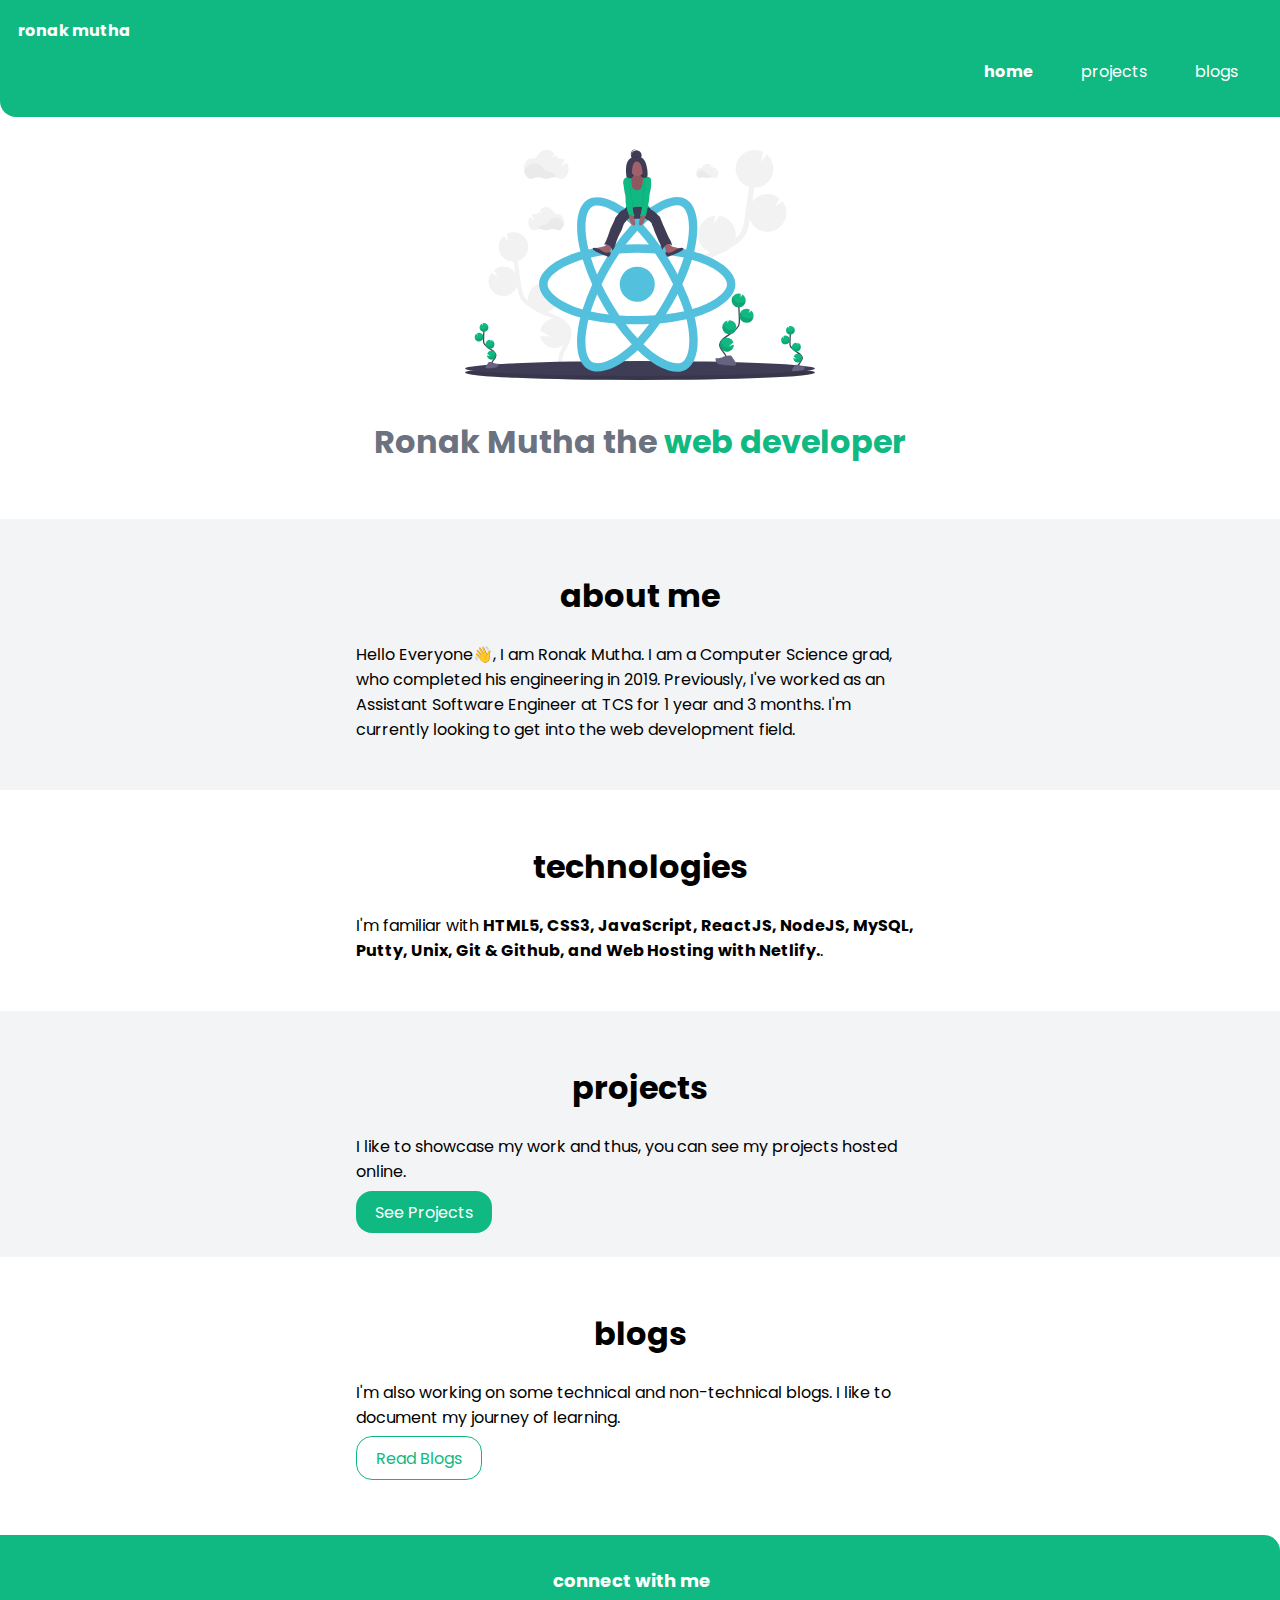
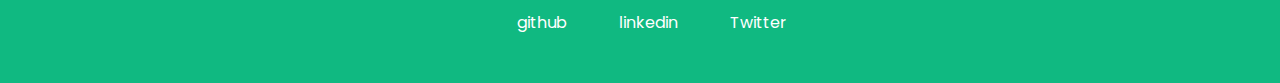
<file: index.html>
<!DOCTYPE html>
<html lang="en">
  <head>
    <meta charset="UTF-8" />
    <meta http-equiv="X-UA-Compatible" content="IE=edge" />
    <meta name="viewport" content="width=device-width, initial-scale=1.0" />
    <link
      rel="apple-touch-icon"
      sizes="180x180"
      href="/images/favicon/apple-touch-icon.png"
    />
    <link
      rel="icon"
      type="image/png"
      sizes="32x32"
      href="/images/favicon/favicon-32x32.png"
    />
    <link
      rel="icon"
      type="image/png"
      sizes="16x16"
      href="/images/favicon/favicon-16x16.png"
    />
    <link rel="manifest" href="/images/favicon/site.webmanifest" />
    <title>home | ronak mutha</title>
    <link rel="stylesheet" href="style.css" />
  </head>
  <body>
    <nav class="navigation container">
      <div class="nav-brand">ronak mutha</div>
      <ul class="list-non-bullet nav-pills">
        <li class="list-item-inline">
          <a class="link link-active" href="/index.html">home</a>
        </li>
        <li class="list-item-inline">
          <a class="link" href="/projects.html">projects</a>
        </li>
        <li class="list-item-inline">
          <a class="link" href="/blogs.html">blogs</a>
        </li>
      </ul>
    </nav>

    <header class="hero">
      <img class="hero-img" src="images/hero.svg" alt="hero" />

      <h1 class="hero-heading">
        Ronak Mutha the <span class="heading-inverted">web developer</span>
      </h1>
    </header>

    <section class="section ow">
      <div class="container container-center">
        <h1>about me</h1>
        <p>
          Hello Everyone👋, I am Ronak Mutha. I am a Computer Science grad, who
          completed his engineering in 2019. Previously, I've worked as an
          Assistant Software Engineer at TCS for 1 year and 3 months. I'm
          currently looking to get into the web development field.
        </p>
      </div>
    </section>

    <section class="section">
      <div class="container container-center">
        <h1>technologies</h1>
        <p>
          I'm familiar with
          <strong
            >HTML5, CSS3, JavaScript, ReactJS, NodeJS, MySQL, Putty, Unix, Git &
            Github, and Web Hosting with Netlify.</strong
          >.
        </p>
      </div>
    </section>

    <section class="section ow">
      <div class="container container-center">
        <h1>projects</h1>
        <p>
          I like to showcase my work and thus, you can see my projects hosted
          online.
        </p>
        <a class="link link-primary" href="/projects.html">See Projects</a>
      </div>
    </section>

    <section class="section">
      <div class="container container-center">
        <h1>blogs</h1>
        <p>
          I'm also working on some technical and non-technical blogs. I like to
          document my journey of learning.
        </p>
        <a class="link link-secondary" href="/blogs.html">Read Blogs</a>
      </div>
    </section>

    <footer class="footer">
      <div class="footer-header">connect with me</div>
      <ul class="social-links list-non-bullet">
        <li class="list-item-inline">
          <a class="link" href="https://github.com/Ronak-Mutha">github</a>
        </li>
        <li class="list-item-inline">
          <a class="link" href="https://www.linkedin.com/in/ronak-d-mutha"
            >linkedin</a
          >
        </li>
        <li class="list-item-inline">
          <a class="link" href="https://twitter.com/ronakmutha97">Twitter</a>
        </li>
      </ul>
    </footer>
  </body>
</html>
</file>
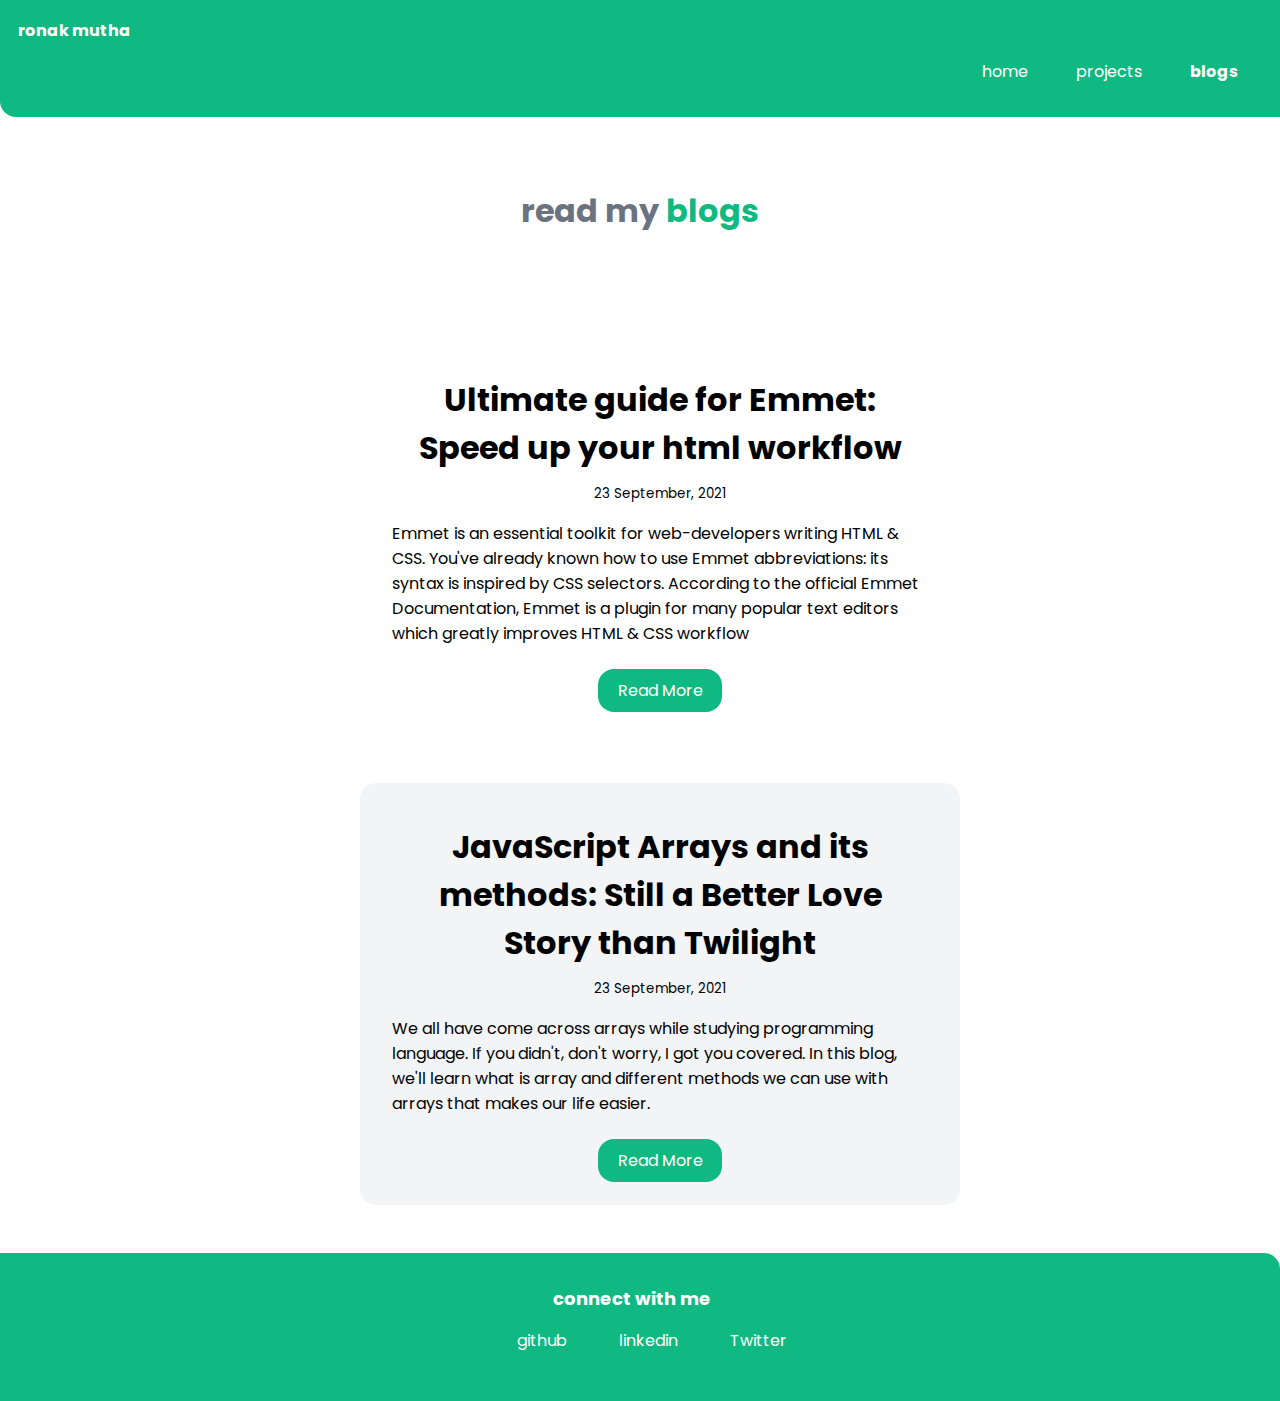
<file: blogs.html>
<!DOCTYPE html>
<html lang="en">
  <head>
    <meta charset="UTF-8" />
    <meta http-equiv="X-UA-Compatible" content="IE=edge" />
    <meta name="viewport" content="width=device-width, initial-scale=1.0" />
    <link
      rel="apple-touch-icon"
      sizes="180x180"
      href="/images/favicon/apple-touch-icon.png"
    />
    <link
      rel="icon"
      type="image/png"
      sizes="32x32"
      href="/images/favicon/favicon-32x32.png"
    />
    <link
      rel="icon"
      type="image/png"
      sizes="16x16"
      href="/images/favicon/favicon-16x16.png"
    />
    <link rel="manifest" href="/images/favicon/site.webmanifest" />
    <title>blogs | ronak mutha</title>
    <link rel="stylesheet" href="/style.css" />
  </head>

  <body>
    <nav class="navigation container">
      <div class="nav-brand">ronak mutha</div>
      <ul class="list-non-bullet nav-pills">
        <li class="list-item-inline">
          <a class="link" href="/index.html">home</a>
        </li>
        <li class="list-item-inline">
          <a class="link" href="/projects.html">projects</a>
        </li>
        <li class="list-item-inline">
          <a class="link link-active" href="/blogs.html">blogs</a>
        </li>
      </ul>
    </nav>

    <header class="hero">
      <h1 class="hero-heading">
        read my <span class="heading-inverted">blogs</span>
      </h1>
    </header>

    <ul class="list-non-bullet">
      <li>
        <article class="showcase-list container container-center">
          <h1>Ultimate guide for Emmet: Speed up your html workflow</h1>
          <small>23 September, 2021</small>
          <p>
            Emmet is an essential toolkit for web-developers writing HTML & CSS.
            You've already known how to use Emmet abbreviations: its syntax is
            inspired by CSS selectors. According to the official Emmet
            Documentation, Emmet is a plugin for many popular text editors which
            greatly improves HTML & CSS workflow
          </p>

          <a
            class="link link-primary"
            href="./blogs/blog-01.html"
            target="_blank"
            rel="noopener"
            >Read More</a
          >
        </article>
      </li>

      <li>
        <article class="showcase-list container container-center ow">
          <h1>
            JavaScript Arrays and its methods: Still a Better Love Story than
            Twilight
          </h1>
          <small>23 September, 2021</small>
          <p>
            We all have come across arrays while studying programming language.
            If you didn't, don't worry, I got you covered. In this blog, we'll
            learn what is array and different methods we can use with arrays
            that makes our life easier.
          </p>

          <a
            class="link link-primary"
            href="/blogs/blog-02.html"
            target="_blank"
            rel="noopener"
            >Read More</a
          >
        </article>
      </li>
    </ul>

    <footer class="footer">
      <div class="footer-header">connect with me</div>
      <ul class="social-links list-non-bullet">
        <li class="list-item-inline">
          <a class="link" href="https://github.com/Ronak-Mutha">github</a>
        </li>
        <li class="list-item-inline">
          <a class="link" href="https://www.linkedin.com/in/ronak-d-mutha"
            >linkedin</a
          >
        </li>
        <li class="list-item-inline">
          <a class="link" href="https://twitter.com/ronakmutha97">Twitter</a>
        </li>
      </ul>
    </footer>
  </body>
</html>
</file>
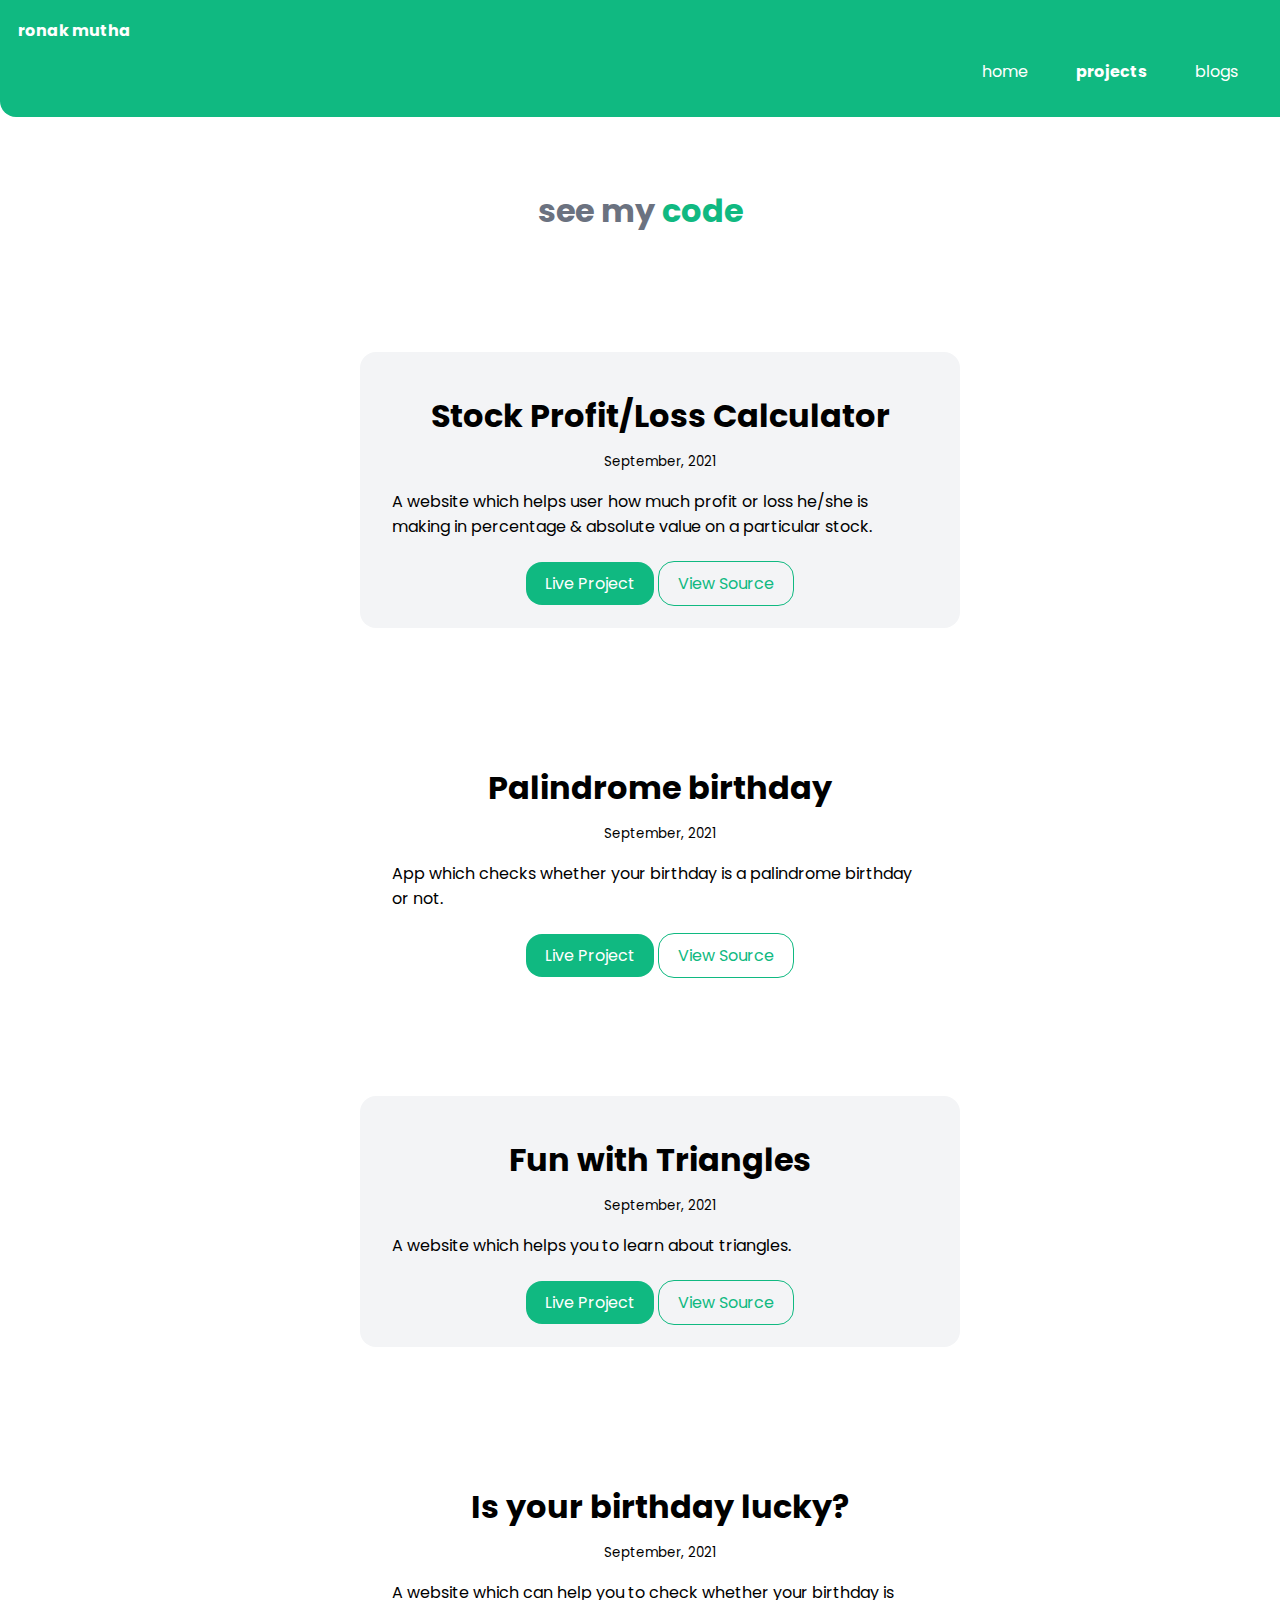
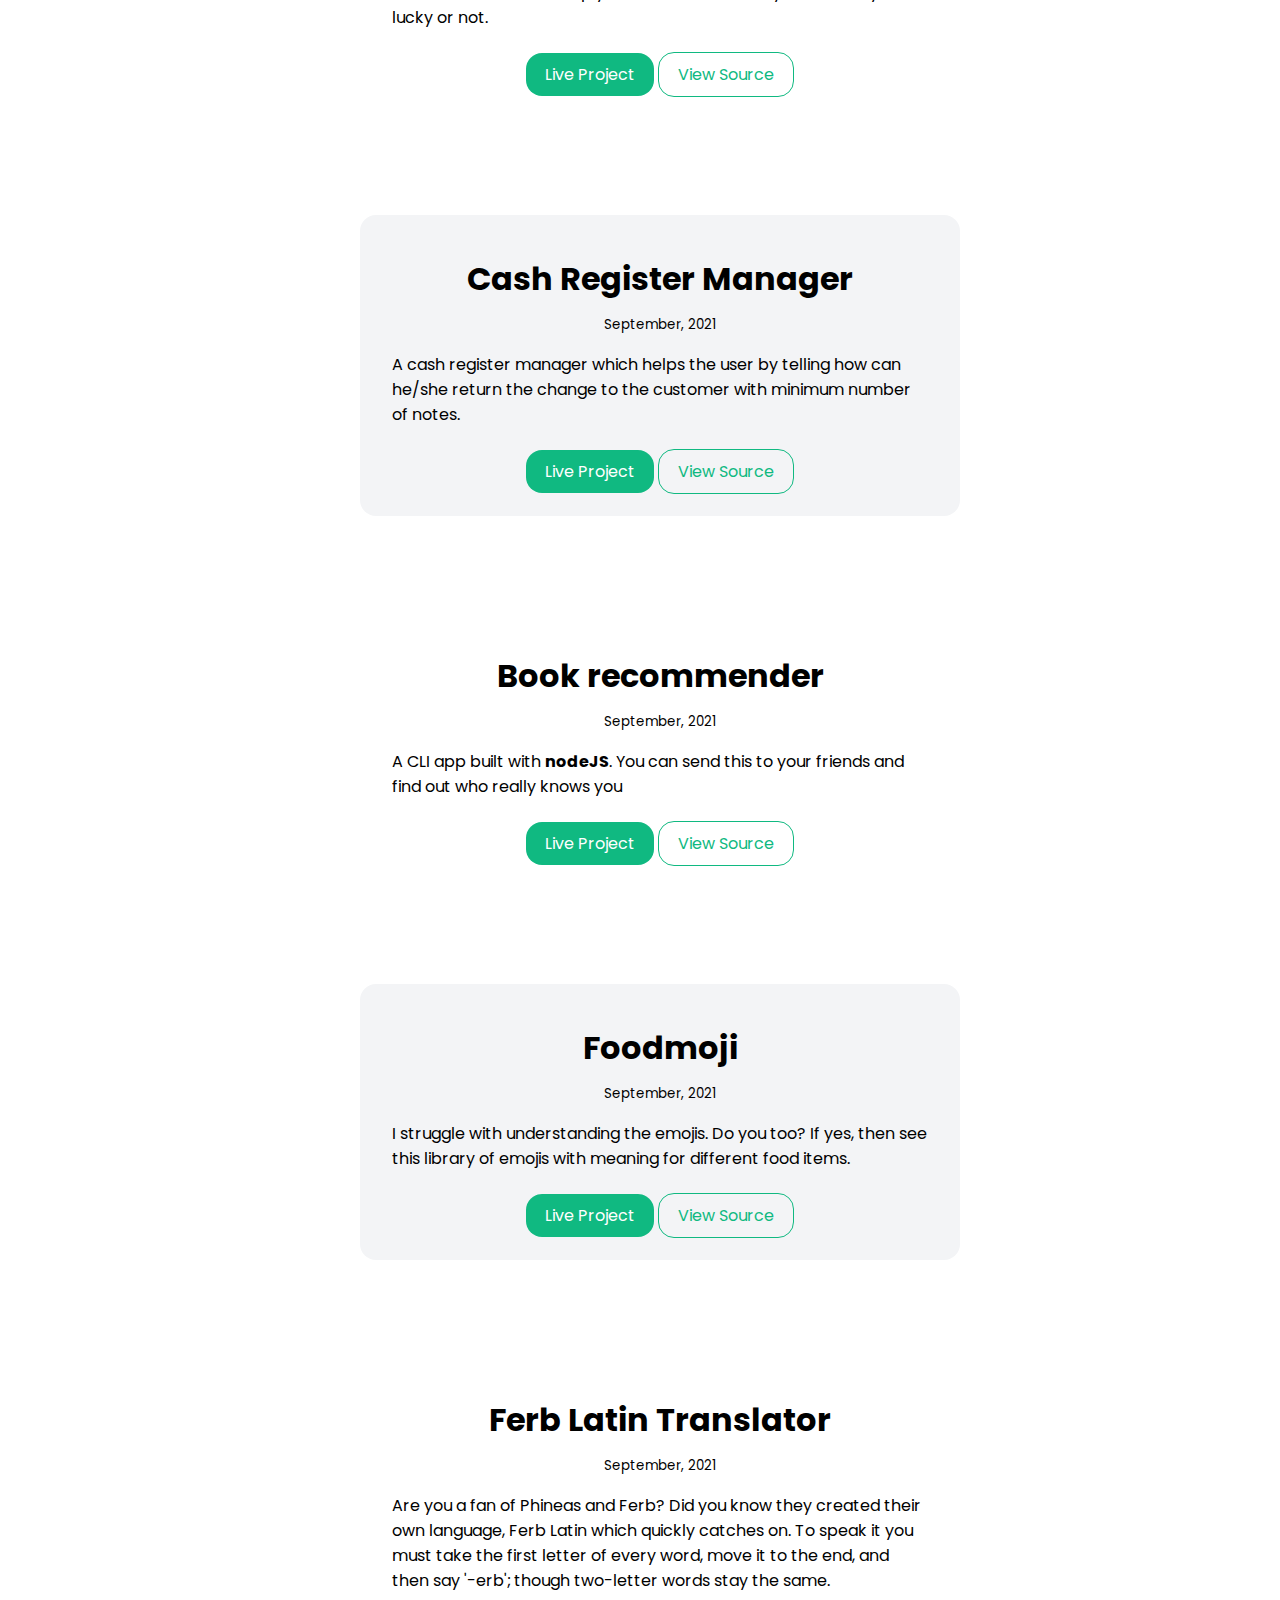
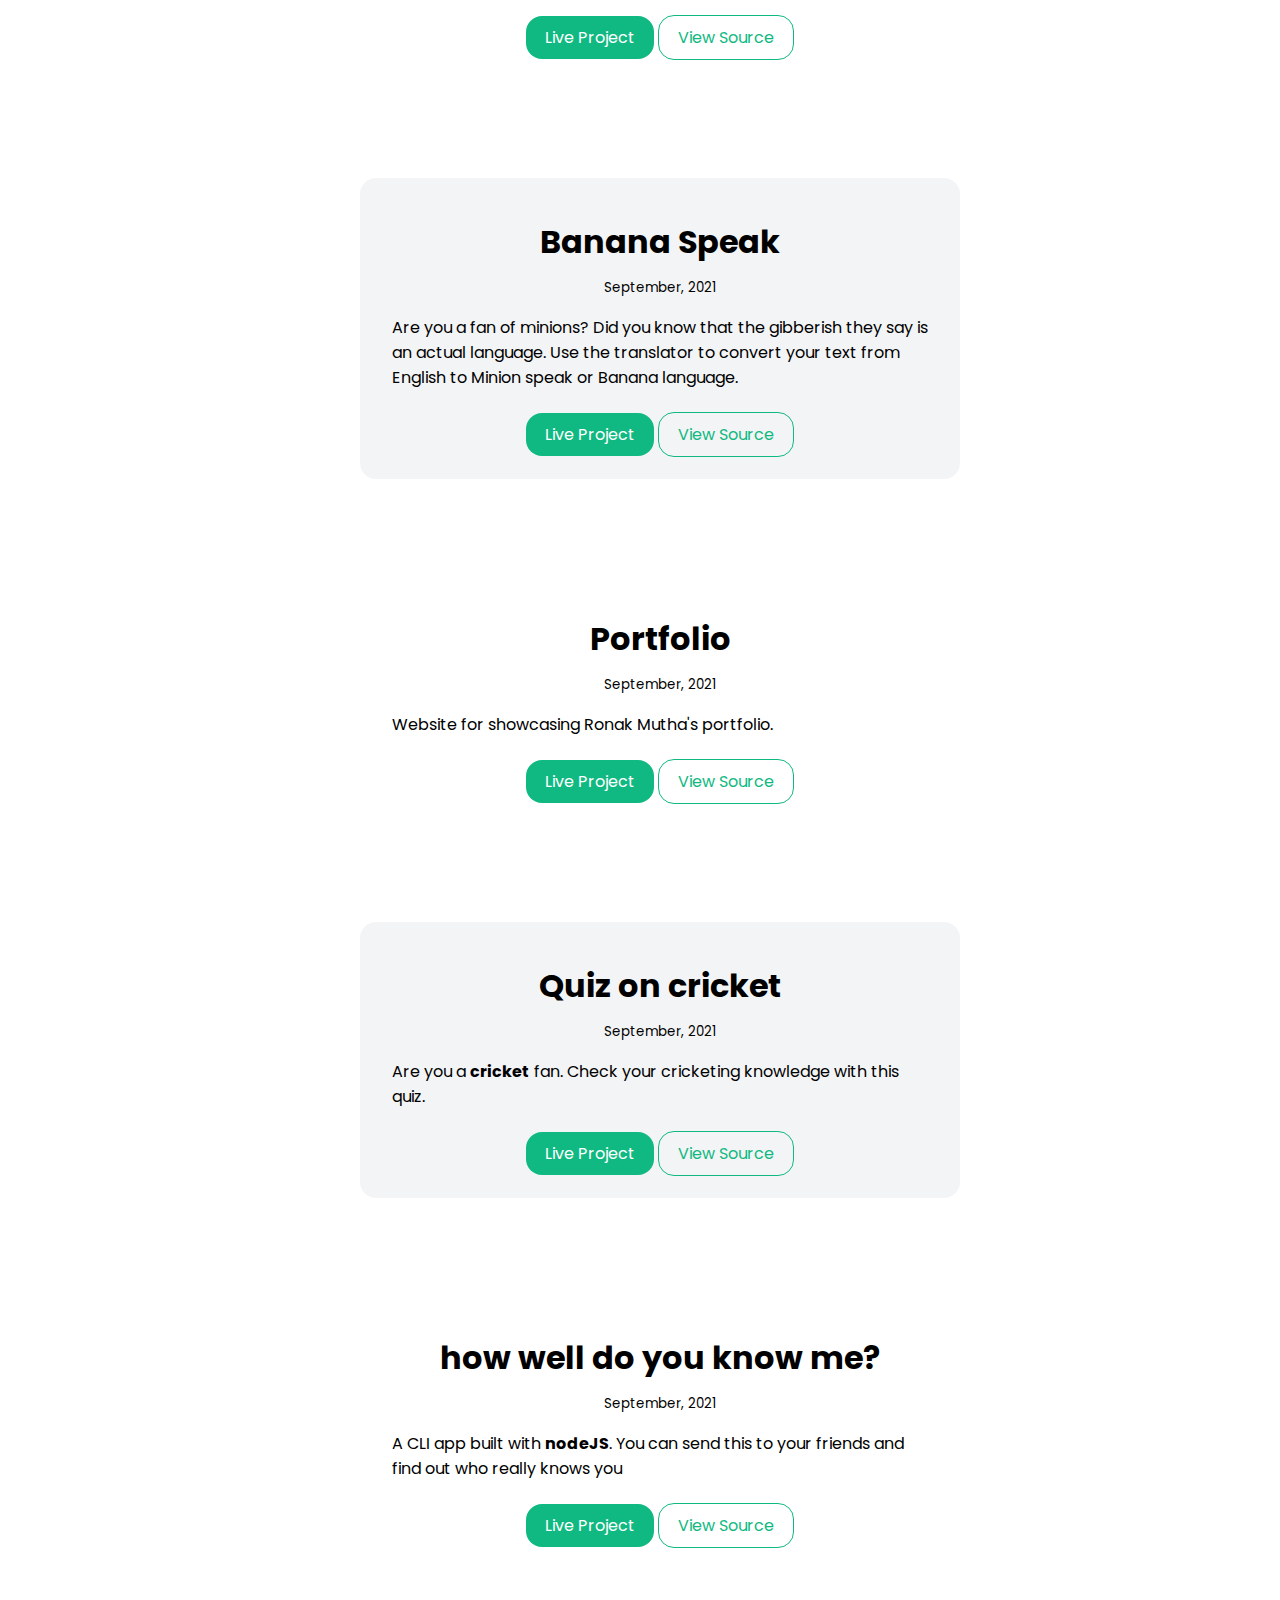
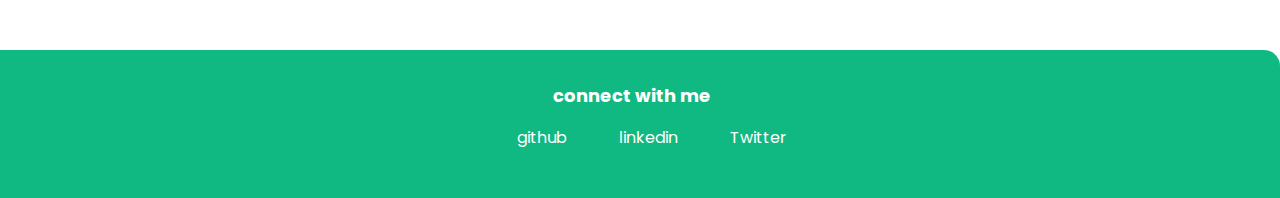
<file: projects.html>
<!DOCTYPE html>
<html lang="en">
  <head>
    <meta charset="UTF-8" />
    <meta http-equiv="X-UA-Compatible" content="IE=edge" />
    <meta name="viewport" content="width=device-width, initial-scale=1.0" />
    <link
      rel="apple-touch-icon"
      sizes="180x180"
      href="/images/favicon/apple-touch-icon.png"
    />
    <link
      rel="icon"
      type="image/png"
      sizes="32x32"
      href="/images/favicon/favicon-32x32.png"
    />
    <link
      rel="icon"
      type="image/png"
      sizes="16x16"
      href="/images/favicon/favicon-16x16.png"
    />
    <link rel="manifest" href="/images/favicon/site.webmanifest" />
    <title>projects | ronak mutha</title>
    <link rel="stylesheet" href="./style.css" />
  </head>

  <body>
    <nav class="navigation container">
      <div class="nav-brand">ronak mutha</div>
      <ul class="list-non-bullet nav-pills">
        <li class="list-item-inline">
          <a class="link" href="/index.html">home</a>
        </li>
        <li class="list-item-inline">
          <a class="link link-active" href="/projects.html">projects</a>
        </li>
        <li class="list-item-inline">
          <a class="link" href="/blogs.html">blogs</a>
        </li>
      </ul>
    </nav>

    <header class="hero">
      <h1 class="hero-heading">
        see my <span class="heading-inverted">code</span>
      </h1>
    </header>

    <main>
      <ul class="list-non-bullet list-reverse">
        <li>
          <article class="showcase-list container container-center">
            <h1>how well do you know me?</h1>
            <small>September, 2021</small>
            <p>
              A CLI app built with <strong>nodeJS</strong>. You can send this to
              your friends and find out who really knows you
            </p>

            <a
              class="link link-primary"
              href="https://replit.com/@RonakMutha/end-game?embed=1&output=1"
              target="_blank"
              rel="noopener"
              >Live Project</a
            >
            <a
              class="link link-secondary"
              href="https://github.com/Ronak-Mutha/neog-camp-cli-project-1"
              target="_blank"
              rel="noopener"
              >View Source</a
            >
          </article>
        </li>

        <li>
          <article class="showcase-list container container-center ow">
            <h1>Quiz on cricket</h1>
            <small>September, 2021</small>
            <p>
              Are you a <strong>cricket</strong> fan. Check your cricketing
              knowledge with this quiz.
            </p>

            <a
              class="link link-primary"
              href="https://replit.com/@RonakMutha/quiz-on-cricket?embed=1&output=1"
              target="_blank"
              rel="noopener"
              >Live Project</a
            >
            <a
              class="link link-secondary"
              href="https://github.com/Ronak-Mutha/quiz-on-cricket"
              target="_blank"
              rel="noopener"
              >View Source</a
            >
          </article>
        </li>

        <li>
          <article class="showcase-list container container-center">
            <h1>Portfolio</h1>
            <small>September, 2021</small>
            <p>Website for showcasing Ronak Mutha's portfolio.</p>

            <a
              class="link link-primary"
              href="https://ronak-mutha-portfolio.netlify.app/"
              target="_blank"
              rel="noopener"
              >Live Project</a
            >
            <a
              class="link link-secondary"
              href="https://github.com/Ronak-Mutha/ronak-mutha"
              target="_blank"
              rel="noopener"
              >View Source</a
            >
          </article>
        </li>

        <li>
          <article class="showcase-list container container-center ow">
            <h1>Banana Speak</h1>
            <small>September, 2021</small>
            <p>
              Are you a fan of minions? Did you know that the gibberish they say
              is an actual language. Use the translator to convert your text
              from English to Minion speak or Banana language.
            </p>

            <a
              class="link link-primary"
              href="https://banana-talk-ronak.netlify.app/"
              target="_blank"
              rel="noopener"
              >Live Project</a
            >
            <a
              class="link link-secondary"
              href="https://github.com/Ronak-Mutha/neogcamp-banana-speak"
              target="_blank"
              rel="noopener"
              >View Source</a
            >
          </article>
        </li>

        <li>
          <article class="showcase-list container container-center">
            <h1>Ferb Latin Translator</h1>
            <small>September, 2021</small>
            <p>
              Are you a fan of Phineas and Ferb? Did you know they created their
              own language, Ferb Latin which quickly catches on. To speak it you
              must take the first letter of every word, move it to the end, and
              then say '-erb'; though two-letter words stay the same.
            </p>

            <a
              class="link link-primary"
              href="https://ferb-latin-translator-ronak.netlify.app/"
              target="_blank"
              rel="noopener"
              >Live Project</a
            >
            <a
              class="link link-secondary"
              href="https://github.com/Ronak-Mutha/ferb-latin-translator"
              target="_blank"
              rel="noopener"
              >View Source</a
            >
          </article>
        </li>

        <li>
          <article class="showcase-list container container-center ow">
            <h1>Foodmoji</h1>
            <small>September, 2021</small>
            <p>
              I struggle with understanding the emojis. Do you too? If yes, then
              see this library of emojis with meaning for different food items.
            </p>

            <a
              class="link link-primary"
              href="https://g4kmx.csb.app/"
              target="_blank"
              rel="noopener"
              >Live Project</a
            >
            <a
              class="link link-secondary"
              href="https://github.com/Ronak-Mutha/Foodmoji"
              target="_blank"
              rel="noopener"
              >View Source</a
            >
          </article>
        </li>

        <li>
          <article class="showcase-list container container-center">
            <h1>Book recommender</h1>
            <small>September, 2021</small>
            <p>
              A CLI app built with <strong>nodeJS</strong>. You can send this to
              your friends and find out who really knows you
            </p>

            <a
              class="link link-primary"
              href="https://vc3hr.csb.app/"
              target="_blank"
              rel="noopener"
              >Live Project</a
            >
            <a
              class="link link-secondary"
              href="https://github.com/Ronak-Mutha/book-recommendation-app"
              target="_blank"
              rel="noopener"
              >View Source</a
            >
          </article>
        </li>

        <li>
          <article class="showcase-list container container-center ow">
            <h1>Cash Register Manager</h1>
            <small>September, 2021</small>
            <p>
              A cash register manager which helps the user by telling how can
              he/she return the change to the customer with minimum number of
              notes.
            </p>

            <a
              class="link link-primary"
              href="https://cash-register-manager-ronak.netlify.app/"
              target="_blank"
              rel="noopener"
              >Live Project</a
            >
            <a
              class="link link-secondary"
              href="https://github.com/Ronak-Mutha/cash-register-manager"
              target="_blank"
              rel="noopener"
              >View Source</a
            >
          </article>
        </li>

        <li>
          <article class="showcase-list container container-center">
            <h1>Is your birthday lucky?</h1>
            <small>September, 2021</small>
            <p>
              A website which can help you to check whether your birthday is
              lucky or not.
            </p>

            <a
              class="link link-primary"
              href="https://is-your-birthday-lucky-ronak.netlify.app/"
              target="_blank"
              rel="noopener"
              >Live Project</a
            >
            <a
              class="link link-secondary"
              href="https://github.com/Ronak-Mutha/is-your-birthday-lucky"
              target="_blank"
              rel="noopener"
              >View Source</a
            >
          </article>
        </li>

        <li>
          <article class="showcase-list container container-center ow">
            <h1>Fun with Triangles</h1>
            <small>September, 2021</small>
            <p>A website which helps you to learn about triangles.</p>

            <a
              class="link link-primary"
              href="https://fun-with-triangles-ronak.netlify.app/"
              target="_blank"
              rel="noopener"
              >Live Project</a
            >
            <a
              class="link link-secondary"
              href="https://github.com/Ronak-Mutha/fun-with-triangles"
              target="_blank"
              rel="noopener"
              >View Source</a
            >
          </article>
        </li>

        <li>
          <article class="showcase-list container container-center">
            <h1>Palindrome birthday</h1>
            <small>September, 2021</small>
            <p>
              App which checks whether your birthday is a palindrome birthday or
              not.
            </p>

            <a
              class="link link-primary"
              href="https://palindrome-birthday-ronak.netlify.app/"
              target="_blank"
              rel="noopener"
              >Live Project</a
            >
            <a
              class="link link-secondary"
              href="https://github.com/Ronak-Mutha/palindrome-birthday"
              target="_blank"
              rel="noopener"
              >View Source</a
            >
          </article>
        </li>

        <li>
          <article class="showcase-list container container-center ow">
            <h1>Stock Profit/Loss Calculator</h1>
            <small>September, 2021</small>
            <p>
              A website which helps user how much profit or loss he/she is
              making in percentage & absolute value on a particular stock.
            </p>

            <a
              class="link link-primary"
              href="https://stock-profit-or-loss-calculator-ronak.netlify.app/"
              target="_blank"
              rel="noopener"
              >Live Project</a
            >
            <a
              class="link link-secondary"
              href="https://github.com/Ronak-Mutha/stock-profit-or-loss-calculator"
              target="_blank"
              rel="noopener"
              >View Source</a
            >
          </article>
        </li>
      </ul>
    </main>

    <footer class="footer">
      <div class="footer-header">connect with me</div>
      <ul class="social-links list-non-bullet">
        <li class="list-item-inline">
          <a class="link" href="https://github.com/Ronak-Mutha">github</a>
        </li>
        <li class="list-item-inline">
          <a class="link" href="https://www.linkedin.com/in/ronak-d-mutha"
            >linkedin</a
          >
        </li>
        <li class="list-item-inline">
          <a class="link" href="https://twitter.com/ronakmutha97">Twitter</a>
        </li>
      </ul>
    </footer>
  </body>
</html>
</file>
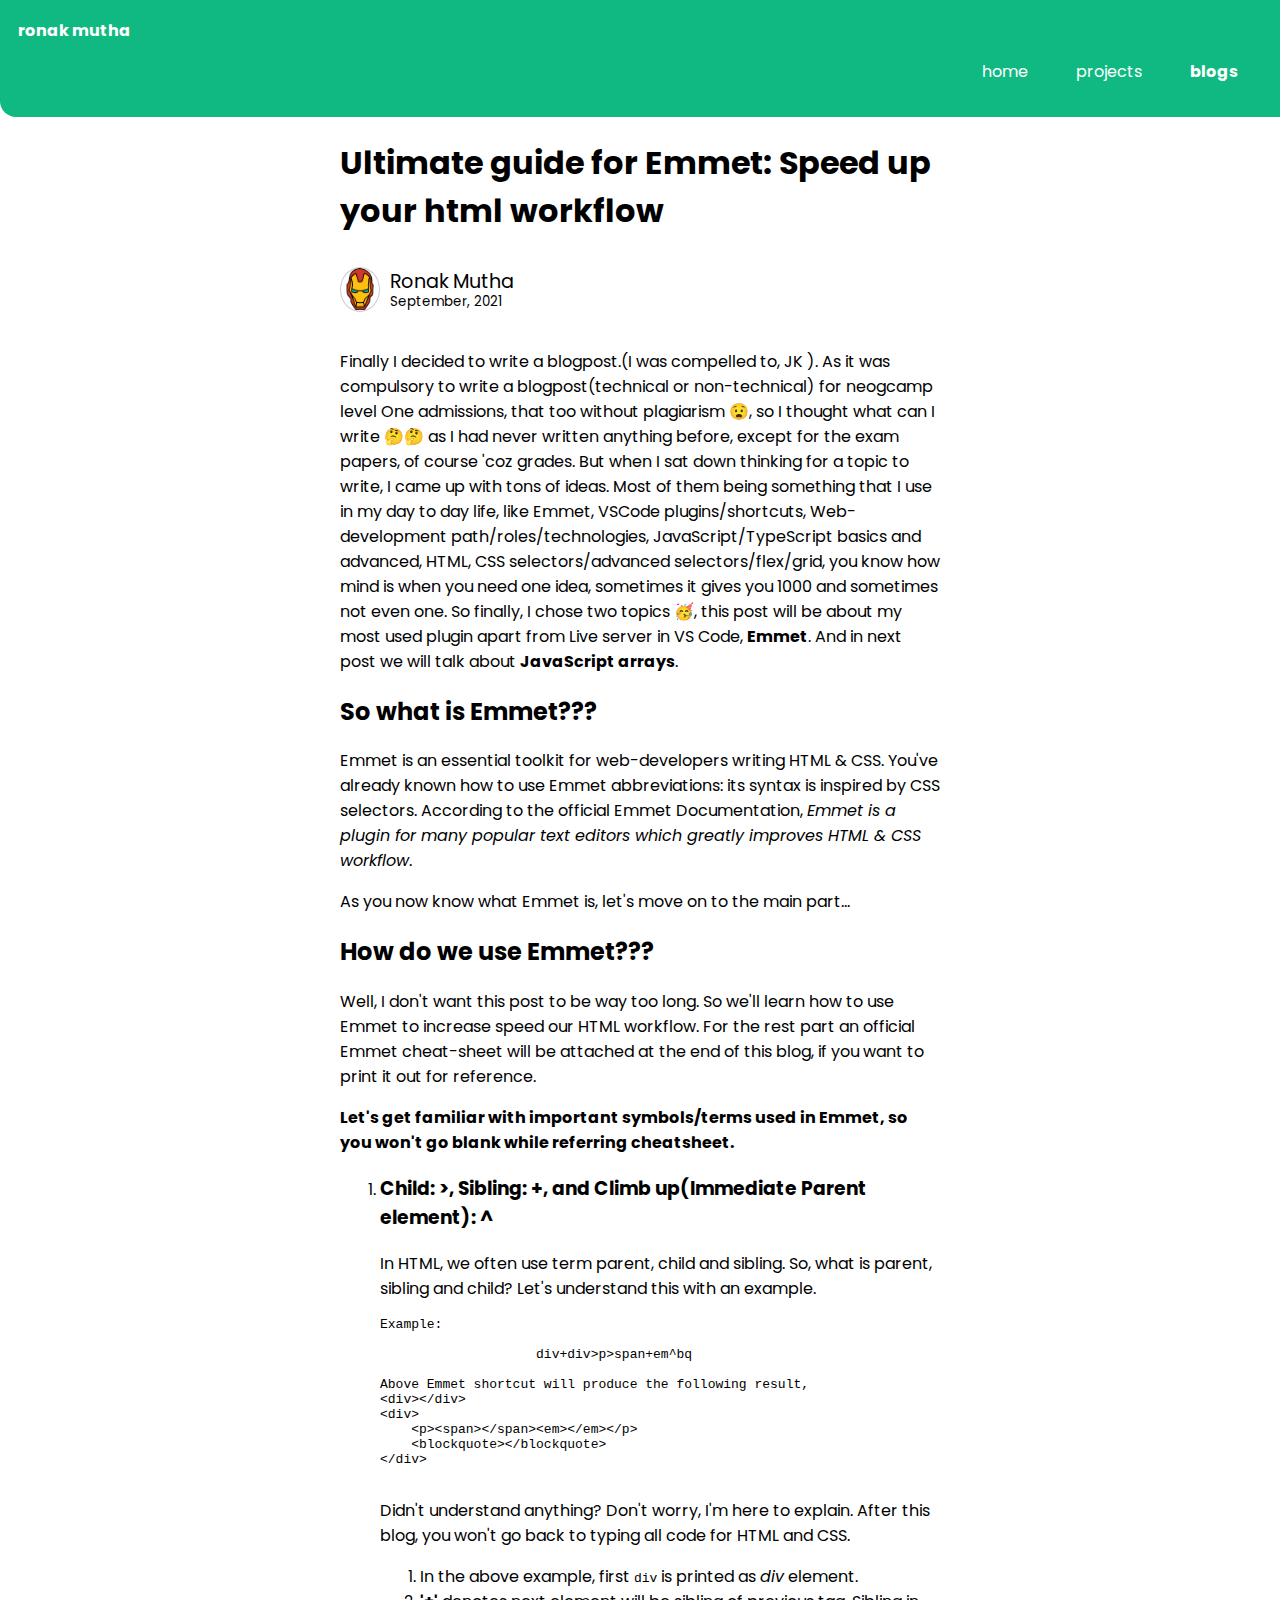
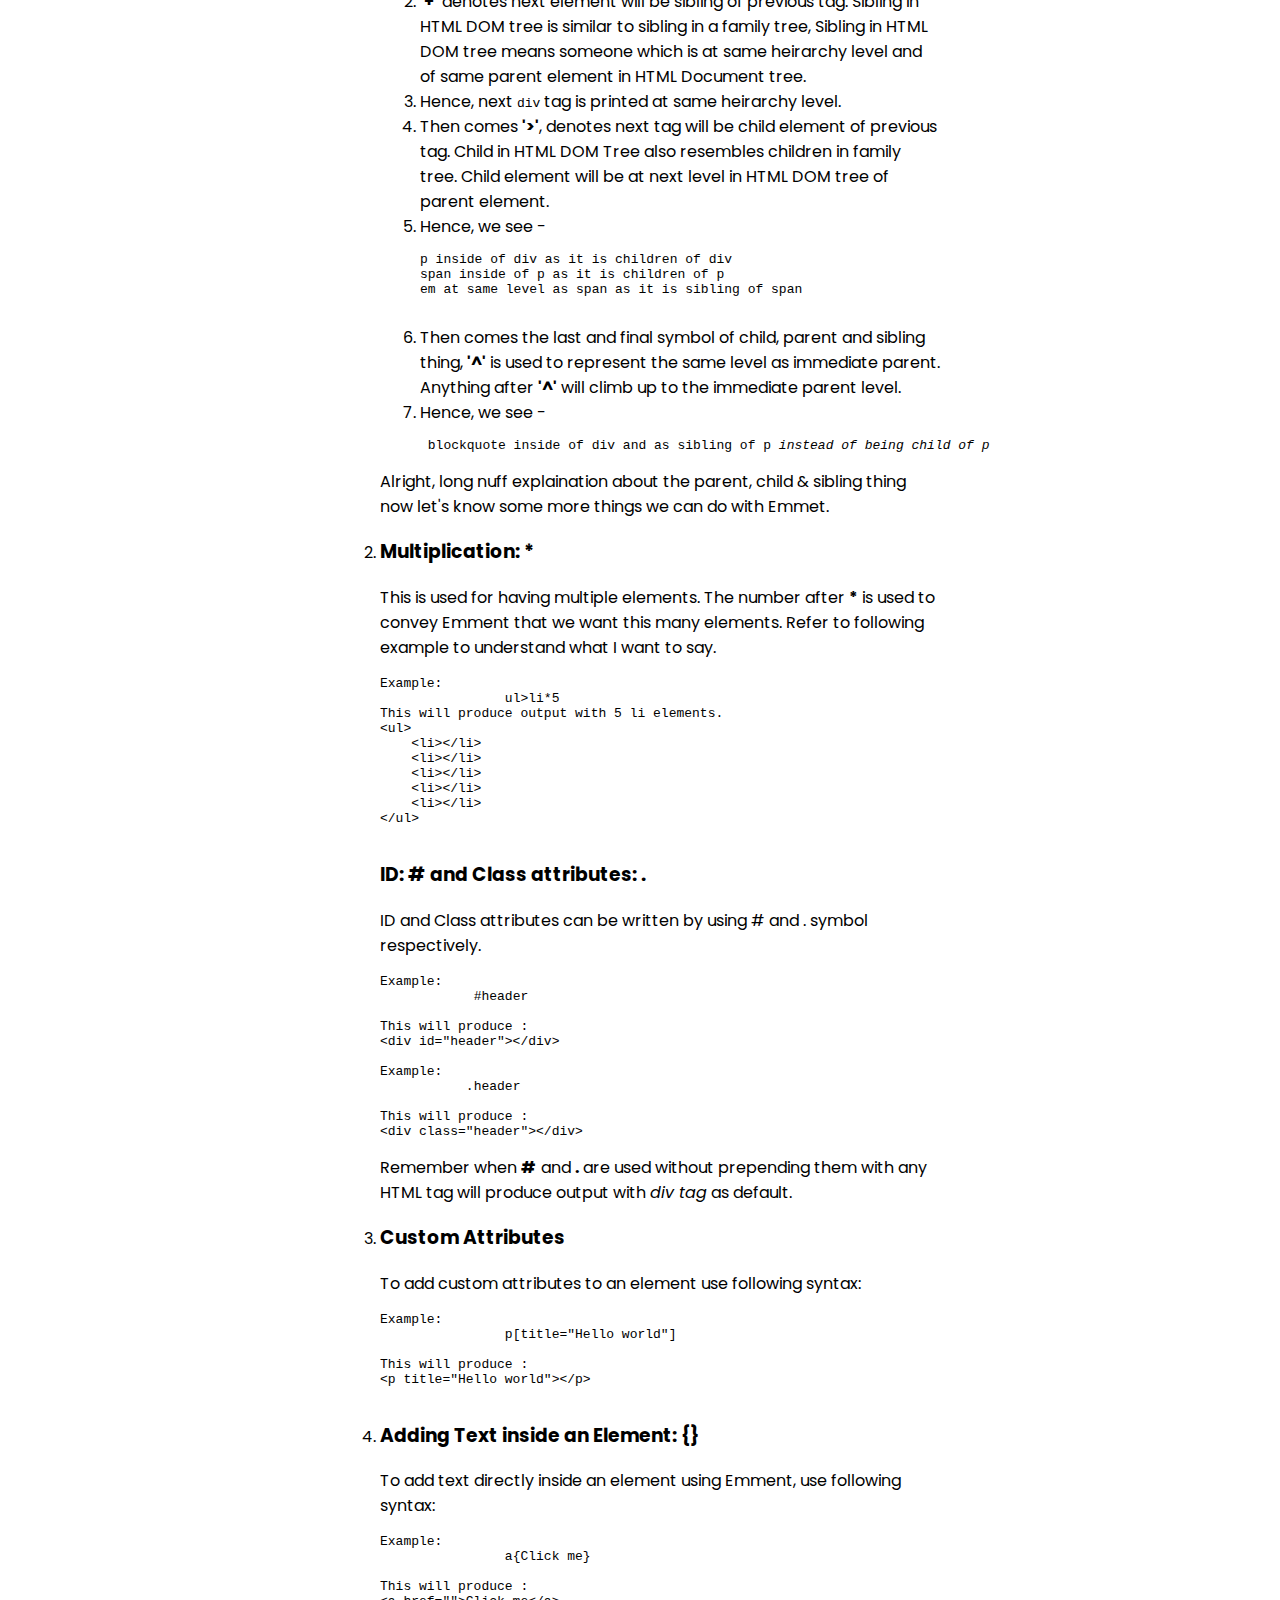
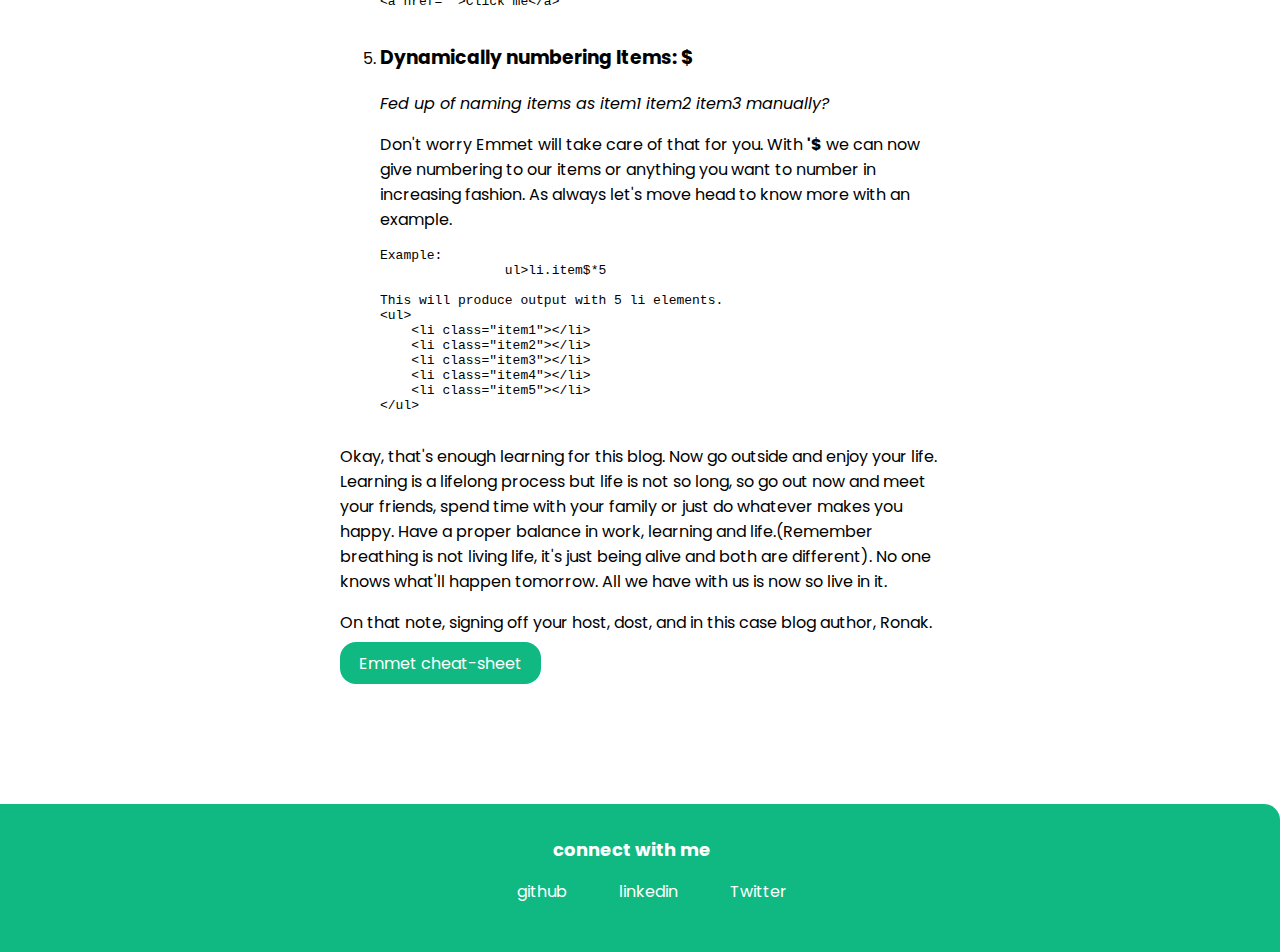
<file: blogs/blog-01.html>
<!DOCTYPE html>
<html lang="en">

<head>
    <meta charset="UTF-8">
    <meta http-equiv="X-UA-Compatible" content="IE=edge">
    <meta name="viewport" content="width=device-width, initial-scale=1.0">
    <link
      rel="apple-touch-icon"
      sizes="180x180"
      href="/images/favicon/apple-touch-icon.png"
    />
    <link
      rel="icon"
      type="image/png"
      sizes="32x32"
      href="/images/favicon/favicon-32x32.png"
    />
    <link
      rel="icon"
      type="image/png"
      sizes="16x16"
      href="/images/favicon/favicon-16x16.png"
    />
    <link rel="manifest" href="/images/favicon/site.webmanifest" />
    <title>Ultimate guide for Emmet: Speed up your html workflow</title>
    <link rel="stylesheet" href='/style.css'>
</head>


<nav class='navigation container'>
    <div class='nav-brand'>ronak mutha</div>
    <ul class='list-non-bullet nav-pills'>
        <li class='list-item-inline'><a class='link' href="/index.html">home</a></li>
        <li class='list-item-inline'><a class='link' href="/projects.html">projects</a></li>
        <li class='list-item-inline'><a class='link link-active' href="/blogs.html">blogs</a></li>
    </ul>
</nav>

<article class='.container container-center showcase-blog'>
    <h1>Ultimate guide for Emmet: Speed up your html workflow</h1>
    <div class='container-blog-details'> <img class='author-image' src='/images/iron-man.png' alt='author'>
        <small class='author-name'>Ronak Mutha</small>
        <small class='publish-date'>September, 2021</small>
    </div>
    <p>Finally I decided to write a blogpost.(I was compelled to, JK ). As it was compulsory to write a
        blogpost(technical or non-technical) for neogcamp level One admissions, that too without plagiarism 😧, so I
        thought what can I write 🤔🤔 as I had never written anything before, except for the exam papers, of course
        'coz grades. But when I sat down thinking for a topic to write, I came up with tons of ideas. Most of them
        being something that I use in my day to day life, like Emmet, VSCode plugins/shortcuts, Web-development
        path/roles/technologies, JavaScript/TypeScript basics and advanced, HTML, CSS selectors/advanced
        selectors/flex/grid, you know how mind is when you need one idea, sometimes it gives you 1000 and sometimes
        not even one. So finally, I chose two topics 🥳, this post will be about my most used plugin apart from Live
        server in VS Code, <strong>Emmet</strong>. And in next post we will talk about <strong>JavaScript
            arrays</strong>.</p>

    <h2>So what is Emmet???</h2>
    <p>Emmet is an essential toolkit for web-developers writing HTML & CSS. You've already known how to use Emmet
        abbreviations: its syntax is inspired by CSS selectors. According to the official Emmet
        Documentation, <em>Emmet is a plugin for many popular text editors which greatly improves HTML & CSS
            workflow</em>.
    </p>

    <p> As you now know what Emmet is, let's move on to the main part...</p>

    <h2> How do we use Emmet??? </h2>

    <p> Well, I don't want this post to be way too long. So we'll learn how to use Emmet to increase speed our HTML
        workflow. For the rest part an official Emmet cheat-sheet will be attached at the end of this blog, if you want
        to print it out for reference.</p>

    <p><b>Let's get familiar with important symbols/terms used in Emmet, so you won't go blank while referring
            cheatsheet.</b> </p>

    <ol>
        <li>
            <h3>Child: >, Sibling: +, and Climb up(Immediate Parent element): ^</h3>
            <p>In HTML, we often use term parent, child and sibling. So, what is parent, sibling and child? Let's
                understand this with an example.</p>

            <pre>Example:
                <code>
                    div+div>p>span+em^bq
                </code>
Above Emmet shortcut will produce the following result,
&lt;div&gt;&lt;/div&gt;
&lt;div&gt;
    &lt;p&gt;&lt;span&gt;&lt;/span&gt;&lt;em&gt;&lt;/em&gt;&lt;/p&gt;
    &lt;blockquote&gt;&lt;/blockquote&gt;
&lt;/div>
            </pre>

            <p>Didn't understand anything? Don't worry, I'm here to explain. After this blog, you won't go back to
                typing all code for HTML and CSS. </p>

            <ol>
                <li> In the above example, first <code>div</code> is printed as <em>div</em> element. </li>
                <li><strong>'+'</strong> denotes next element will be sibling of previous tag. Sibling in HTML DOM tree
                    is similar to sibling in a family tree, Sibling in HTML DOM tree means someone which is at same
                    heirarchy level and of same parent element in HTML Document tree.</li>
                <li>Hence, next <code>div</code> tag is printed at same heirarchy level.</li>
                <li>Then comes <strong>'>'</strong>, denotes next tag will be child element of previous tag.
                    Child in HTML DOM Tree also resembles children in family tree. Child element will be at next level
                    in HTML DOM tree of parent element.</li>
                <li>Hence, we see -
                    <pre>p inside of div as it is children of div
span inside of p as it is children of p
em at same level as span as it is sibling of span 
                    </pre>
                </li>
                <li>Then comes the last and final symbol of child, parent and sibling thing, <strong>'^'</strong> is
                    used to represent the same level as immediate parent. Anything after <strong>'^'</strong> will climb
                    up to the immediate parent level.</li>
                <li>Hence, we see -
                    <pre> blockquote inside of div and as sibling of p <em>instead of being child of p</em></pre>
                </li>
            </ol>
            <p> Alright, long nuff explaination about the parent, child & sibling thing now let's know some more things
                we can do with Emmet.</p>

        <li>
            <h3> Multiplication: *</h3>
            <p>This is used for having multiple elements. The number after <strong>*</strong> is used to convey Emment
                that we want this many elements. Refer to following example to understand what I want to say.</p>

            <pre>Example:
                <code>ul>li*5</code>
This will produce output with 5 <code>li</code> elements.
&lt;ul&gt;
    &lt;li&gt;&lt;/li&gt;
    &lt;li&gt;&lt;/li&gt;
    &lt;li&gt;&lt;/li&gt;
    &lt;li&gt;&lt;/li&gt;
    &lt;li&gt;&lt;/li&gt;
&lt;/ul&gt;
                </pre>

        </li>

        </li>
        <h3>ID: # and Class attributes: .</h3>
        <p>ID and Class attributes can be written by using # and . symbol respectively.</p>
        <pre>Example:
            <code>#header</code>

This will produce :
&lt;div id="header"&gt;&lt;/div&gt;

Example:
           <code>.header</code>

This will produce :
&lt;div class="header"&gt;&lt;/div&gt;
</pre>

        <p>Remember when <strong>#</strong> and <strong>.</strong> are used without prepending them with any HTML tag
            will produce output with <em>div tag</em> as default.</p>
        </li>

        <li>
            <h3>Custom Attributes</h3>
            <p>To add custom attributes to an element use following syntax:</p>
            <pre>Example:
                <code>p[title="Hello world"]</code>

This will produce :
&lt;p title="Hello world"&gt;&lt;/p&gt;
            </pre>

        </li>

        <li>
            <h3>Adding Text inside an Element: {}</h3>
            <p>To add text directly inside an element using Emment, use following syntax:</p>
            <pre>Example:
                <code>a{Click me}</code>

This will produce :
&lt;a href=""&gt;Click me&lt;/a&gt;
            </pre>

        </li>

        <li>
            <h3>Dynamically numbering Items: $</h3>
            <p><em>Fed up of naming items as item1 item2 item3 manually?</em></p>
            <p> Don't worry Emmet will take care of that for you. With <strong>'$</strong> we can now give numbering to our items or anything you want to number in increasing fashion. As always let's move head to know more with an example.</p>
            <pre>Example:
                <code>ul>li.item$*5</code>

This will produce output with 5 <code>li</code> elements.
&lt;ul&gt;
    &lt;li class="item1"&gt;&lt;/li&gt;
    &lt;li class="item2"&gt;&lt;/li&gt;
    &lt;li class="item3"&gt;&lt;/li&gt;
    &lt;li class="item4"&gt;&lt;/li&gt;
    &lt;li class="item5"&gt;&lt;/li&gt;
&lt;/ul&gt;
                                </pre>
            </pre>

        </li>
    </ol>

<p>Okay, that's enough learning for this blog. Now go outside and enjoy your life. Learning is a lifelong process but life is not so long, so go out now and meet your friends, spend time with your family or just do whatever makes you happy. Have a proper balance in work, learning and life.(Remember breathing is not living life, it's just being alive and both are different). No one knows what'll happen tomorrow. All we have with us is now so live in it.</p>

<p>On that note, signing off your host, dost, and in this case blog author, Ronak.</p>

    <a href='https://docs.emmet.io/cheat-sheet/' class='link link-primary' target='_blank' rel='noopener'>Emmet
        cheat-sheet</a>
</article>

<footer class='footer'>
    <div class='footer-header'>connect with me</div>
    <ul class='social-links list-non-bullet'>
        <li class='list-item-inline'><a class='link' href="https://github.com/Ronak-Mutha">github</a></li>
        <li class='list-item-inline'><a class='link' href="https://www.linkedin.com/in/ronak-d-mutha">linkedin</a>
        </li>
        <li class='list-item-inline'><a class='link' href="https://twitter.com/ronakmutha97">Twitter</a></li>
    </ul>
</footer>
</body>

</html>
</file>
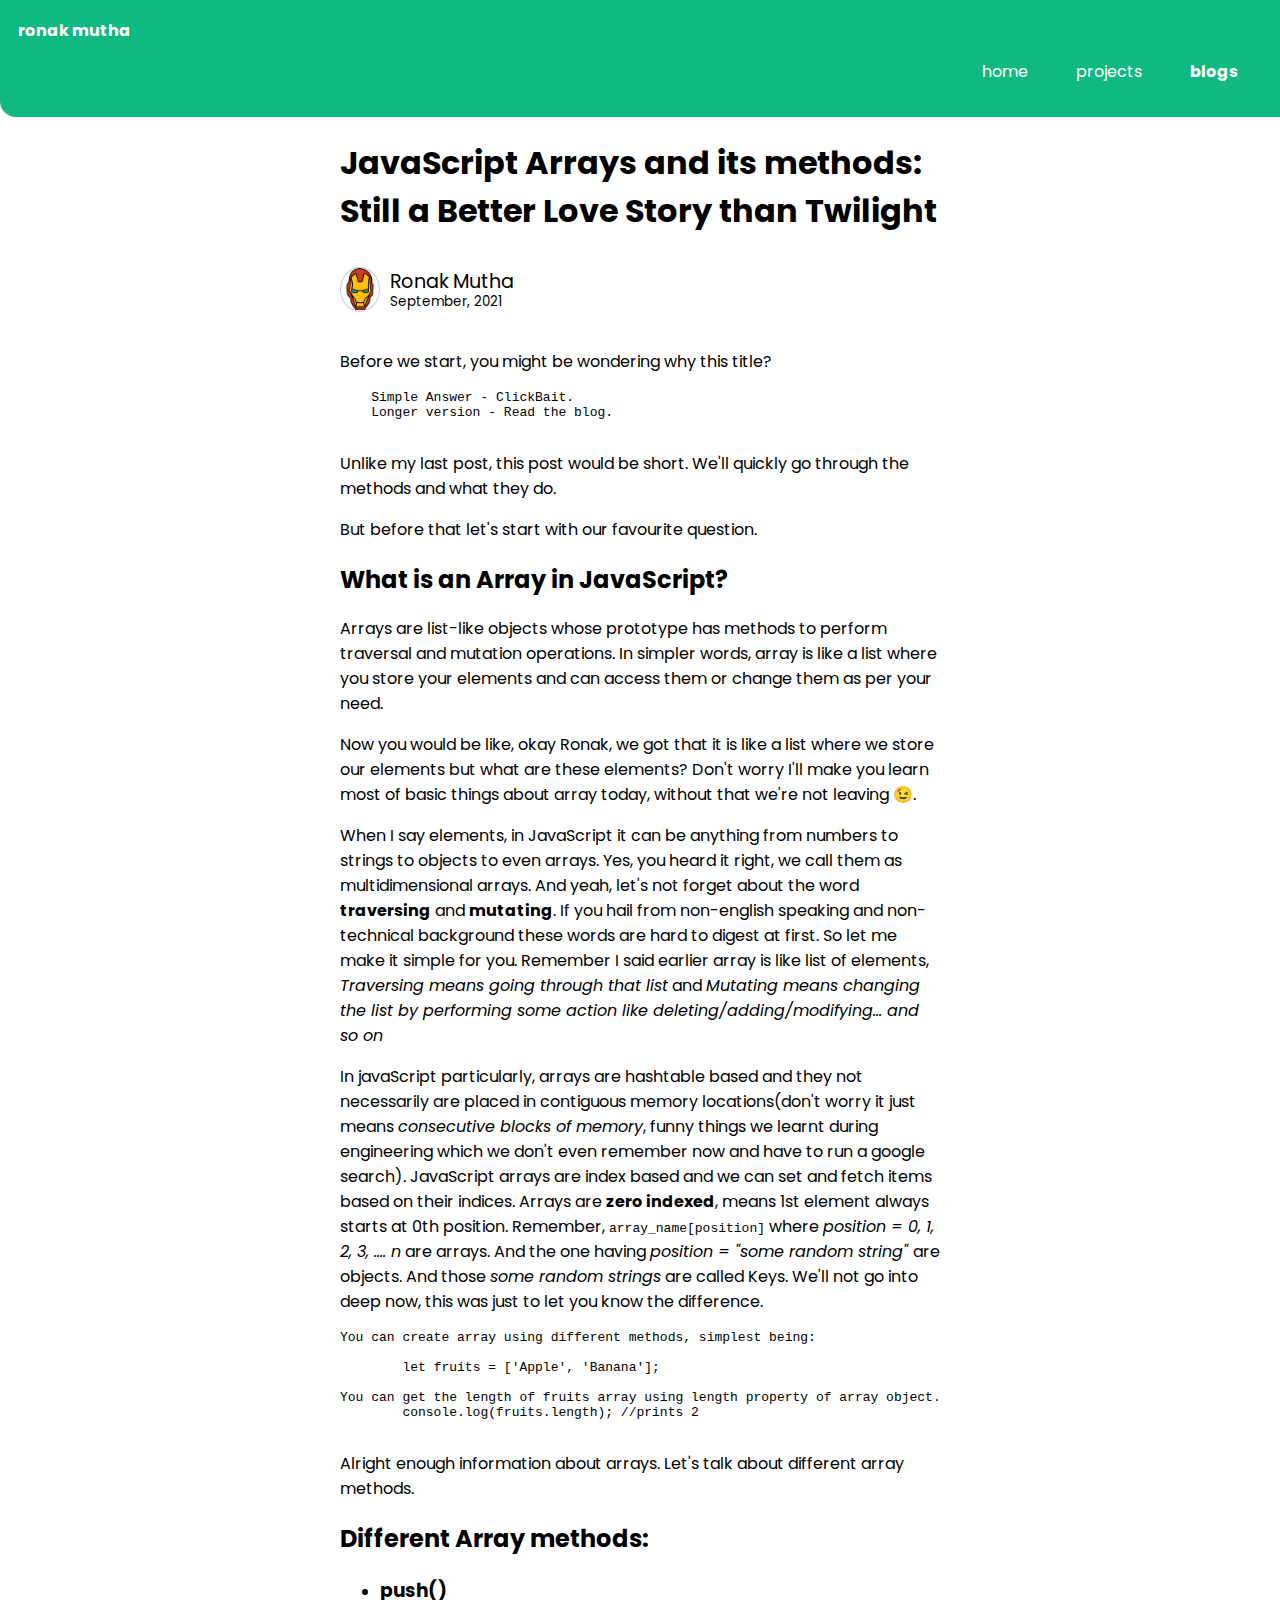
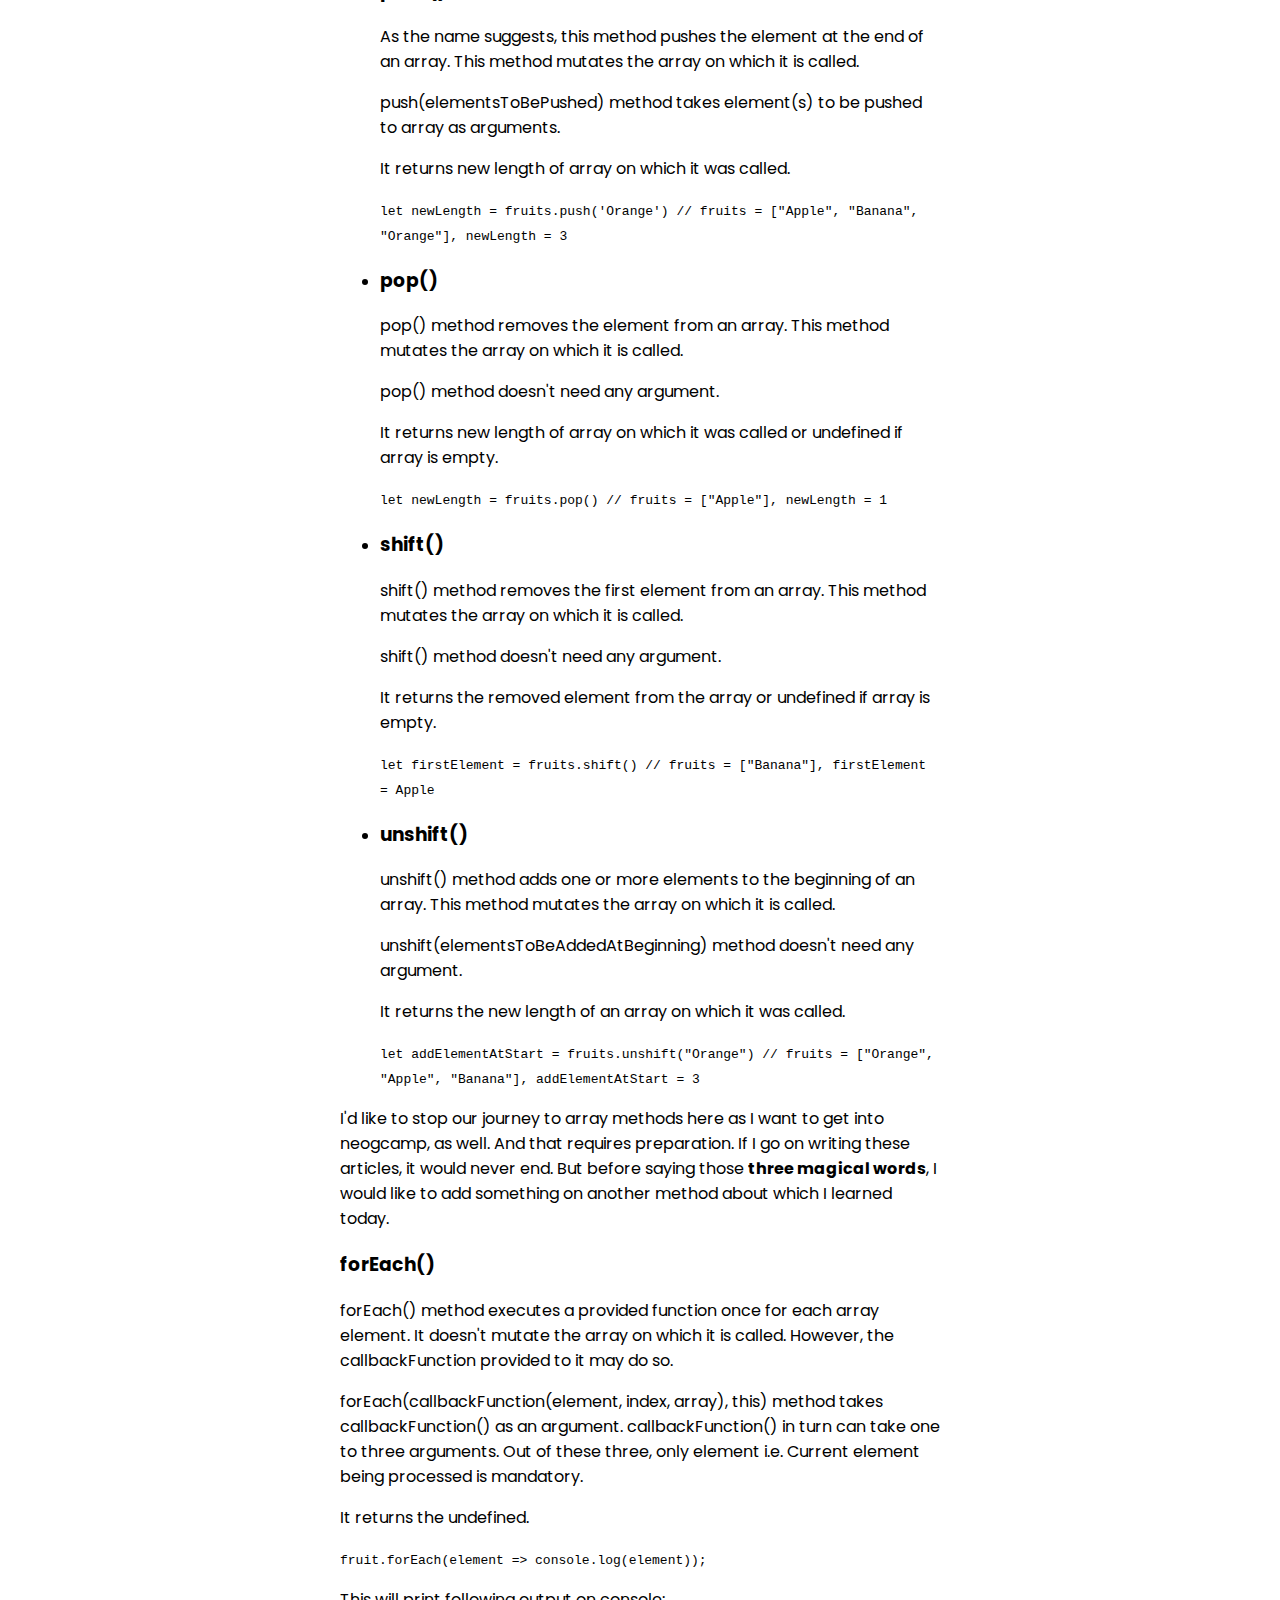
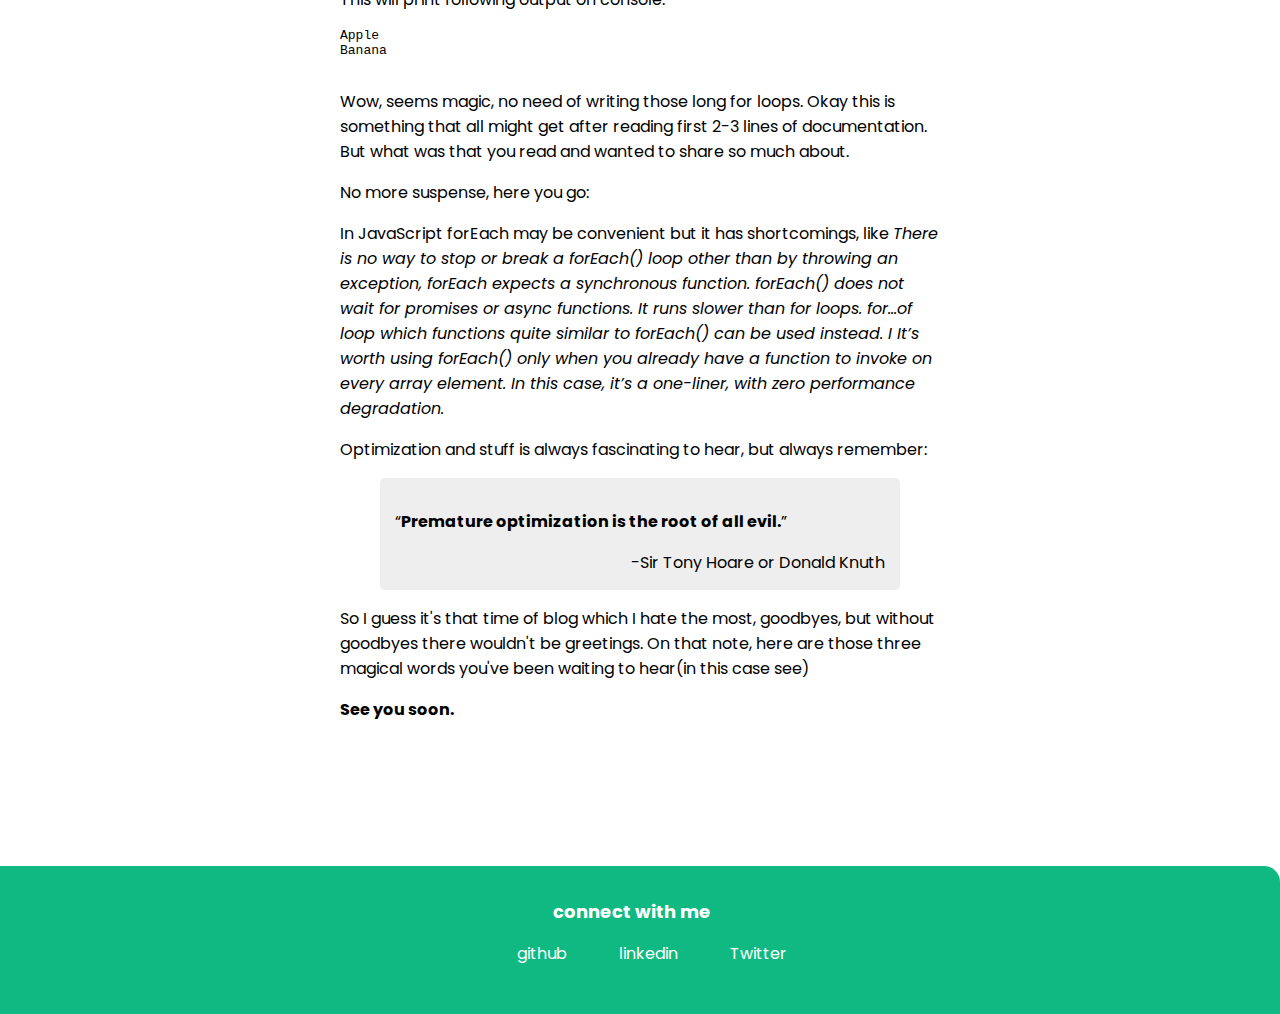
<file: blogs/blog-02.html>
<!DOCTYPE html>
<html lang="en">

<head>
    <meta charset="UTF-8">
    <meta http-equiv="X-UA-Compatible" content="IE=edge">
    <meta name="viewport" content="width=device-width, initial-scale=1.0">
    <link
      rel="apple-touch-icon"
      sizes="180x180"
      href="/images/favicon/apple-touch-icon.png"
    />
    <link
      rel="icon"
      type="image/png"
      sizes="32x32"
      href="/images/favicon/favicon-32x32.png"
    />
    <link
      rel="icon"
      type="image/png"
      sizes="16x16"
      href="/images/favicon/favicon-16x16.png"
    />
    <link rel="manifest" href="/images/favicon/site.webmanifest" />
    <title>JavaScript Arrays and its methods: Still a Better Love Story than Twilight</title>
    <link rel="stylesheet" href='/style.css'>
</head>


<nav class='navigation container'>
    <div class='nav-brand'>ronak mutha</div>
    <ul class='list-non-bullet nav-pills'>
        <li class='list-item-inline'><a class='link' href="/index.html">home</a></li>
        <li class='list-item-inline'><a class='link' href="/projects.html">projects</a></li>
        <li class='list-item-inline'><a class='link link-active' href="/blogs.html">blogs</a></li>
    </ul>
</nav>

<article class='.container container-center showcase-blog'>
    <h1>JavaScript Arrays and its methods: Still a Better Love Story than Twilight</h1>
    <div class='container-blog-details'> <img class='author-image' src='/images/iron-man.png' alt='author'>
        <small class='author-name'>Ronak Mutha</small>
        <small class='publish-date'>September, 2021</small>
    </div>

    <p>Before we start, you might be wondering why this title?
        <pre>
    Simple Answer - ClickBait.
    Longer version - Read the blog.
    </pre>
    </p>
    <p>Unlike my last post, this post would be short. We'll quickly go through the methods and what they do.</p>

    <p>But before that let's start with our favourite question.</p>

    <h2>What is an Array in JavaScript?</h2>

    <p>Arrays are list-like objects whose prototype has methods to perform traversal and mutation operations. In simpler
        words, array is like a list where you store your elements and can access them or change them as per your need.
    </p>
    <p>Now you would be like, okay Ronak, we got that it is like a list where we store our elements but what are these
        elements? Don't worry I'll make you learn most of basic things about array today, without that we're not leaving
        😉.</p>

    <p>When I say elements, in JavaScript it can be anything from numbers to strings to objects to even arrays. Yes, you
        heard it right, we call them as multidimensional arrays. And yeah, let's not forget about the word
        <strong>traversing</strong> and <strong>mutating</strong>. If you hail from non-english speaking and
        non-technical
        background these words are hard to digest at first. So let me make it simple for you. Remember I said earlier
        array is like list of elements, <em>Traversing means going through that list</em> and <em>Mutating means
            changing the list by performing some action like deleting/adding/modifying... and so on</em></p>

    <p> In javaScript particularly, arrays are hashtable based and they not necessarily are placed in contiguous memory
        locations(don't worry it just means <em>consecutive blocks of memory</em>, funny things we learnt during
        engineering which we don't even remember now and have to run a google search). JavaScript arrays are index based
        and we can set and fetch items based on their indices. Arrays are <strong>zero indexed</strong>, means 1st
        element always starts at 0th position. Remember, <code>array_name[position]</code> where <em>position = 0, 1, 2,
            3, .... n</em> are arrays. And the one having <em>position = "some random string" </em> are objects. And
        those <em>some random strings</em> are called Keys. We'll not go into deep now, this was just to let you know
        the difference.</p>

    <pre>You can create array using different methods, simplest being:

        <code>let fruits = ['Apple', 'Banana'];
        </code>
You can get the length of fruits array using <code>length</code> property of array object.
        console.log(fruits.length); //prints 2
    </pre>
    <p>Alright enough information about arrays. Let's talk about different array methods.</p>

    <h2>Different Array methods:</h2>
    <ul>
        <li>
            <h3>push()</h3>
            <p>As the name suggests, this method pushes the element at the end of an array. This method mutates the
                array on which it is called.</p>
            <p>push(elementsToBePushed) method takes element(s) to be pushed to array as arguments.</p>
            <p>It returns new length of array on which it was called.</p>
            <code>let newLength = fruits.push('Orange')
                // fruits = ["Apple", "Banana", "Orange"], newLength = 3</code>
        </li>

        <li>
            <h3>pop()</h3>
            <p>pop() method removes the element from an array. This method mutates the array on which it is called.</p>
            <p>pop() method doesn't need any argument.</p>
            <p>It returns new length of array on which it was called or undefined if array is empty.</p>
            <code>let newLength = fruits.pop()
                // fruits = ["Apple"], newLength = 1</code>
        </li>

        <li>
            <h3>shift()</h3>
            <p>shift() method removes the first element from an array. This method mutates the array on which it is
                called.</p>
            <p>shift() method doesn't need any argument.</p>
            <p>It returns the removed element from the array or undefined if array is empty.</p>
            <code>let firstElement = fruits.shift()
                // fruits = ["Banana"], firstElement = Apple</code>
        </li>


        <li>
            <h3>unshift()</h3>
            <p>unshift() method adds one or more elements to the beginning of an array. This method mutates the array on
                which it is called.</p>
            <p>unshift(elementsToBeAddedAtBeginning) method doesn't need any argument.</p>
            <p>It returns the new length of an array on which it was called.</p>
            <code>let addElementAtStart = fruits.unshift("Orange")
                // fruits = ["Orange", "Apple", "Banana"], addElementAtStart = 3</code>
        </li>

    </ul>

    <p>I'd like to stop our journey to array methods here as I want to get into neogcamp, as well. And that requires preparation. If I go on writing these articles, it would never end. But before saying those <strong>three magical words</strong>, I would like to add something on another method about which I learned today.</p>

    <h3>forEach()</h3>
    <p>forEach() method executes a provided function once for each array element. It doesn't mutate the array on which it is called. However, the callbackFunction provided to it may do so.</p>
    <p>forEach(callbackFunction(element, index, array), this) method takes callbackFunction() as an argument. callbackFunction() in turn can take one to three arguments. Out of these three, only element i.e. Current element being processed is mandatory. </p>
    <p>It returns the undefined.</p>
    <code>fruit.forEach(element => console.log(element));</code>
    <p>This will print following output on console:
    <pre>Apple
Banana
    </pre>

    <p>Wow, seems magic, no need of writing those long for loops. Okay this is something that all might get after reading first 2-3 lines of documentation. But what was that you read and wanted to share so much about.</p>

    <p>No more suspense, here you go:</p>
    <p>
        In JavaScript forEach may be convenient but it has shortcomings, like <em>There is no way to stop or break a forEach() loop other than by throwing an exception, forEach expects a synchronous function. forEach() does not wait for promises or async functions. It runs slower than for loops. for...of loop which functions quite similar to forEach() can be used instead. I It’s worth using forEach() only when you already have a function to invoke on every array element.  In this case, it’s a one-liner, with zero performance degradation.</em>
    </p>

    <p>Optimization and stuff is always fascinating to hear, but always remember:</p>

    <figure>
        <blockquote>
            <p><b>Premature optimization is the root of all evil.</b></p>
        </blockquote>
        <figcaption> -Sir Tony Hoare or Donald Knuth</figcaption>
    </figure>

    <p>So I guess it's that time of blog which I hate the most, goodbyes, but without goodbyes there wouldn't be
        greetings. On that note, here are those three magical words you've been waiting to hear(in this case see)</p>

    <p><strong>See you soon.</strong></p>

</article>

<footer class='footer'>
    <div class='footer-header'>connect with me</div>
    <ul class='social-links list-non-bullet'>
        <li class='list-item-inline'><a class='link' href="https://github.com/Ronak-Mutha">github</a></li>
        <li class='list-item-inline'><a class='link' href="https://www.linkedin.com/in/ronak-d-mutha">linkedin</a>
        </li>
        <li class='list-item-inline'><a class='link' href="https://twitter.com/ronakmutha97">Twitter</a></li>
    </ul>
</footer>
</body>

</html>
</file>
<file: style.css>
@import url("https://fonts.googleapis.com/css2?family=Poppins:wght@400;700&display=swap");

*,
*::before,
*::after {
  box-sizing: border-box;
}

:root {
  --primary-color: #10b981;
  --off-white: #f3f4f6;
  --dark-gray: #6b7280;
}

body {
  font-family: Poppins, sans-serif;
  margin: 0px;
}

hr {
  margin: 2rem 0rem;
}

/* Container */

.container {
  padding: 0rem 1rem;
}

.container-center {
  max-width: 600px;
  margin: auto;
}

.container p {
  text-align: left;
}

.container-blog-details {
  display: grid;
  place-items: start;
  grid-template: "image author-name" 25px "image publish-date" 25px/ 50px auto;
  margin: 2rem 0rem;
}

.container-blog-details .author-image {
  height: 45px;
  width: 40px;
  border-radius: 50%;
  border: 1px solid #ccc;
  grid-area: image;
}

.container-blog-details .author-name {
  grid-area: author-name;
  font-size: 1.2rem;
}

.container-blog-details .publish-date {
  grid-area: publish-date;
}

/* links */

.link {
  text-decoration: none;
  padding: 0.5rem 1rem;
}

.link-primary {
  max-width: 140px;
  padding: 0.6rem 1.2rem;
  margin: 1rem auto;
  background-color: var(--primary-color);
  border-radius: 1rem;
  color: #fff;
}

.link-secondary {
  max-width: 140px;
  padding: 0.6rem 1.2rem;
  margin: 1rem auto;
  color: var(--primary-color);
  border-radius: 1rem;
  border: 1px solid var(--primary-color);
}

/* Lists */

.list-non-bullet {
  list-style: none;
}

.list-reverse {
  display: flex;
  flex-direction: column-reverse;
}

.list-item-inline {
  display: inline;
  padding: 0rem 0.5rem;
}

/* Navigation */

.navigation {
  background-color: var(--primary-color);
  color: white;
  padding: 1.1rem;
  border-bottom-left-radius: 1rem;
}

.navigation .nav-brand {
  font-weight: bold;
  font-size: medium;
}

.navigation .nav-pills {
  display: flex;
  justify-content: flex-end;
}

.navigation .link {
  color: white;
  justify-self: flex-end;
}

.navigation .link-active {
  font-weight: bold;
}

/* header */

.hero {
  padding: 2rem;
}

.hero .hero-img {
  max-width: 350px;
  display: block;
  margin: auto;
}

.hero .hero-heading {
  padding-top: 1rem;
  color: var(--dark-gray);
  text-align: center;
}

.hero .hero-heading .heading-inverted {
  color: var(--primary-color);
}

/* Section */

.section {
  padding: 2rem;
}

.section h1 {
  text-align: center;
}

.ow {
  background-color: var(--off-white);
}

/* footer */

.footer {
  margin-top: 2rem;
  background-color: var(--primary-color);
  padding: 2rem 1rem;
  text-align: center;
  color: white;
  border-top-right-radius: 1rem;
}

.footer .footer-header {
  font-weight: bold;
  font-size: large;
}

.footer .link {
  color: white;
}

.footer {
  padding-inline-start: 0px;
}

/* projects */
.showcase-list {
  padding: 2rem;
  border-radius: 1rem;
  text-align: center;
  margin: 3rem auto;
}
.showcase-list h1 {
  margin: 0.5rem;
}

.showcase-list p {
  padding-bottom: 1rem;
}

/* blogs */

.showcase-blog {
  padding-bottom: 6rem;
}

.blog-img {
  max-height: 350px;
  display: block;
  margin: auto;
}

blockquote {
  margin: 0;
}

figure {
  padding: 15px;
  background: #eee;
  border-radius: 5px;
}

blockquote p::before {
  content: "\201C";
}

blockquote p::after {
  content: "\201D";
}

figcaption {
  text-align: right;
}

@media (max-width: 900px) {
  pre {
    white-space: pre-wrap;
    word-wrap: break-word;
    text-align: justify;
  }
  body {
    width: 100%;
  }

  .list-item-inline {
    display: inline;
    padding: 0rem;
  }

  .container-center {
    width: auto;
    padding: .5rem;
  }

  .link-primary {
    display: block;
  }
}
</file>
